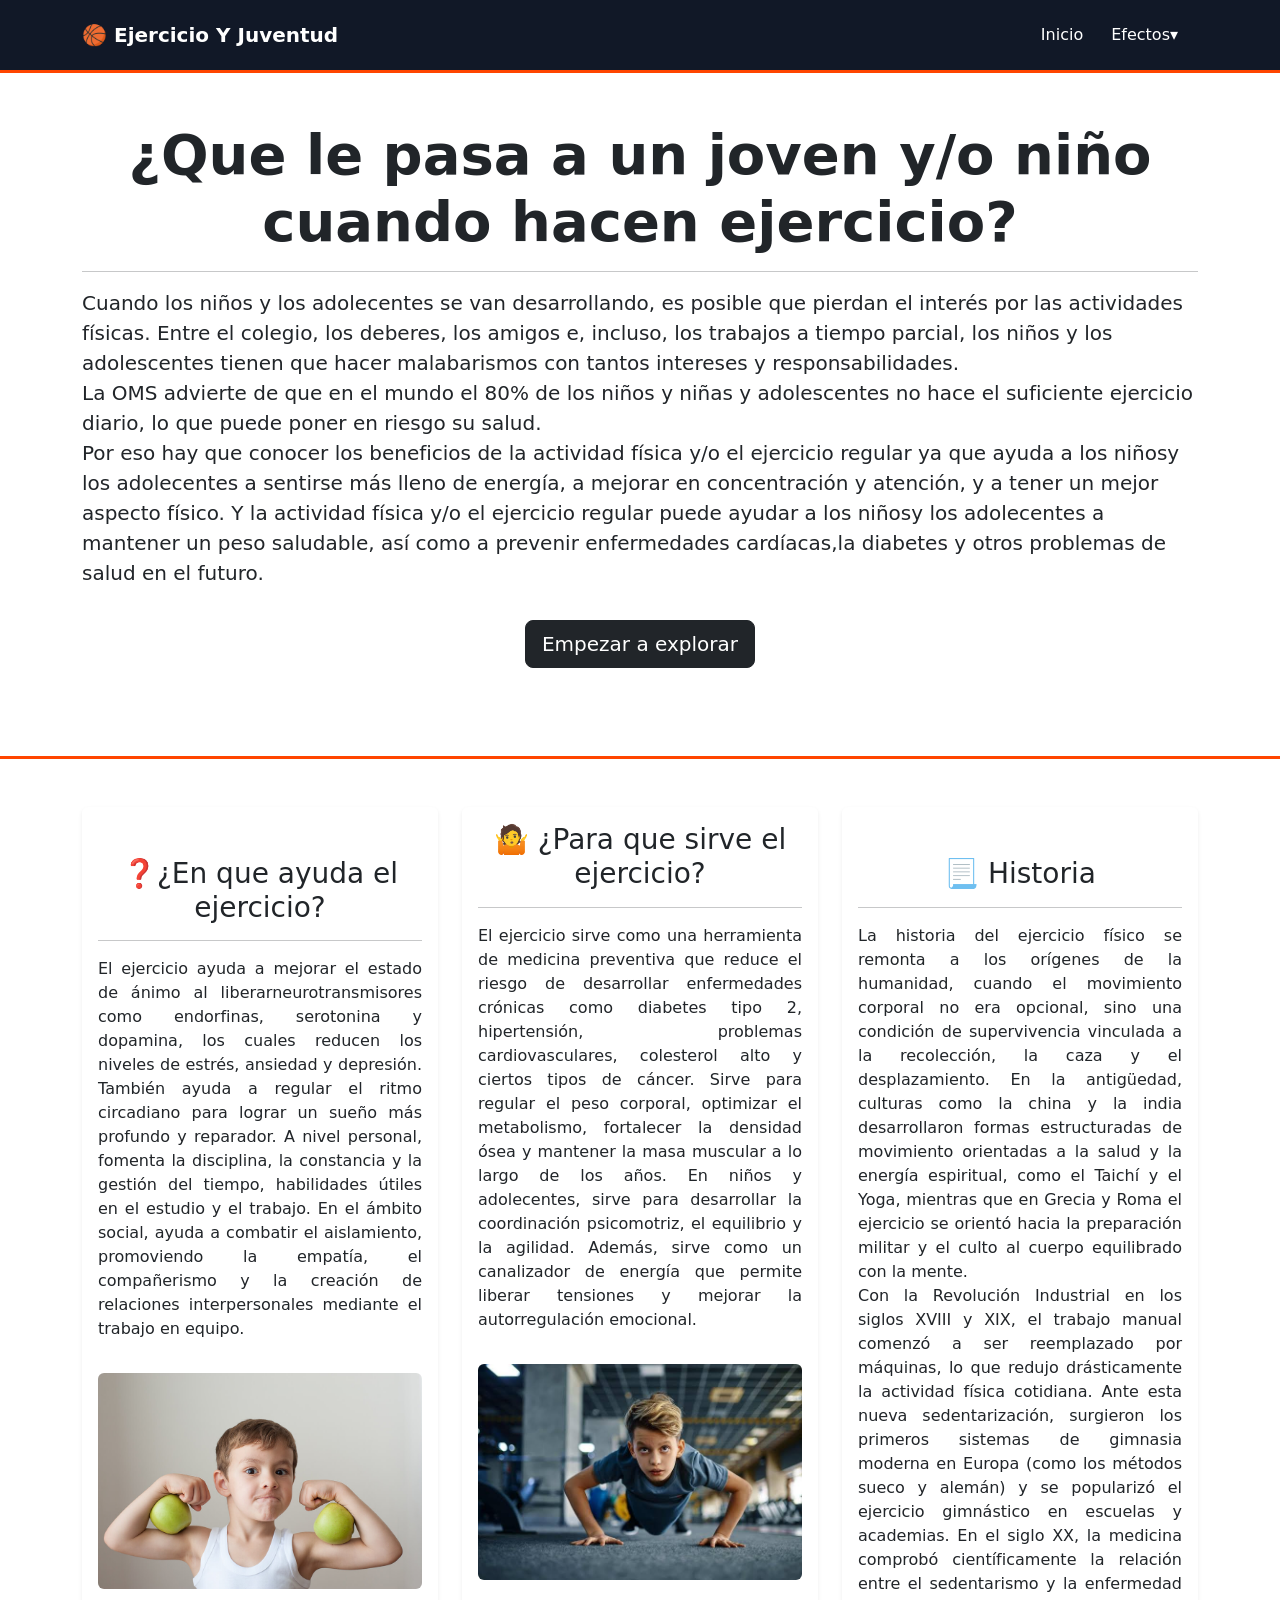
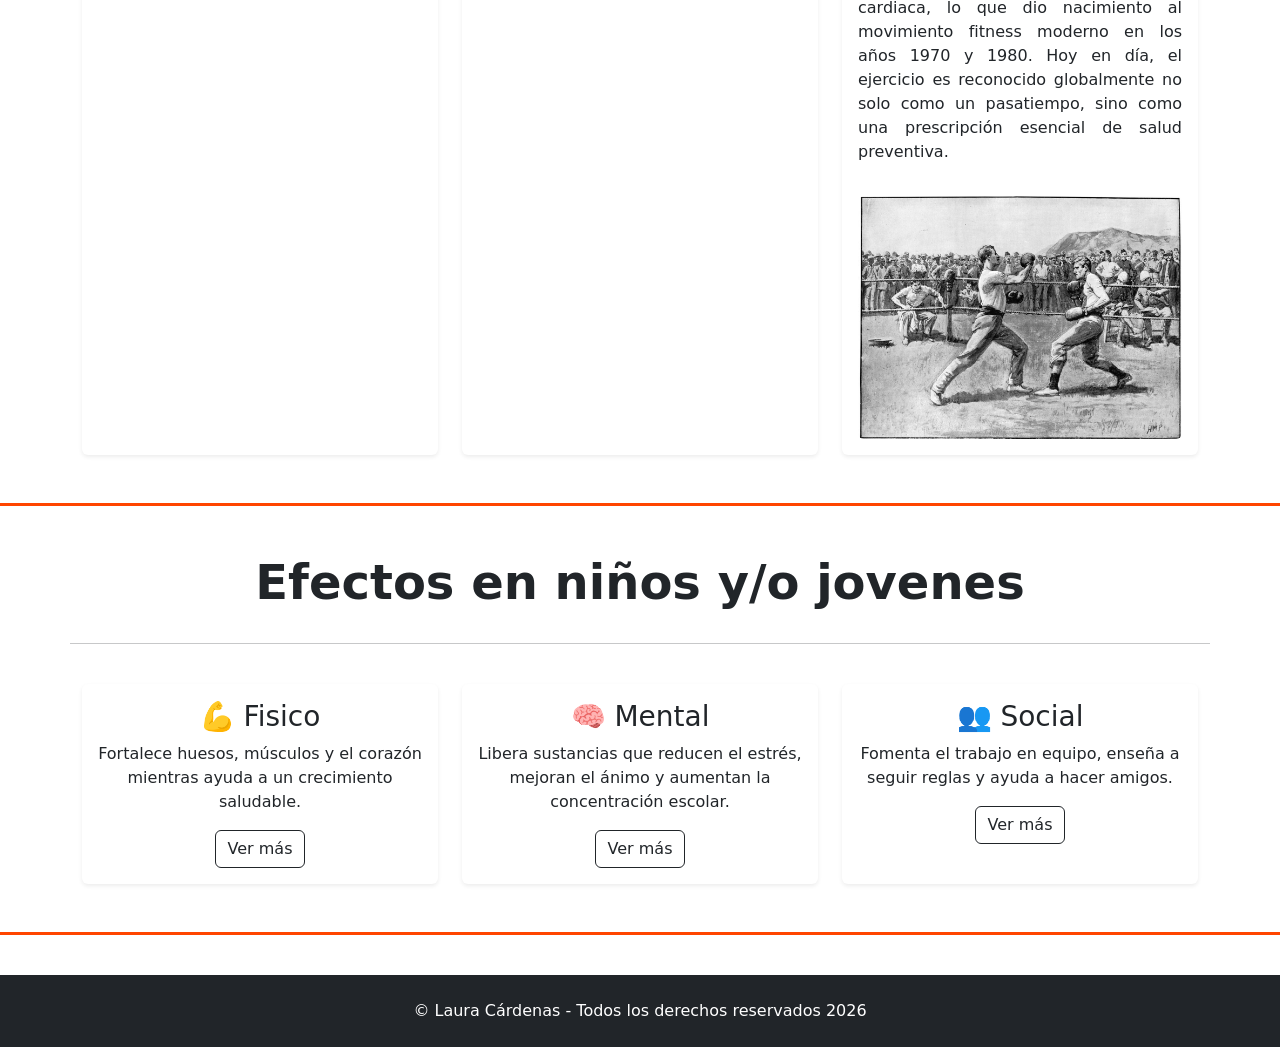
<file: index.html>
<!DOCTYPE html>
<html lang="es">

<head>
    <meta charset="UTF-8">
    <meta name="viewport" content="width=device-width, initial-scale=1.0">
    <title>Deporte en Niños y Jóvenes - Inicio</title>

    <link href="https://cdn.jsdelivr.net/npm/bootstrap@5.3.2/dist/css/bootstrap.min.css" rel="stylesheet">

    <link rel="stylesheet" href="CSS/estilo.css">
</head>

<body>


    <nav class="navbar navbar-expand-lg navbar-dark sticky-top">
        <div class="container">
            <a class="navbar-brand fw-bold" href="index.html">🏀 Ejercicio Y Juventud</a>
            <button class="navbar-toggler" type="button" data-bs-toggle="collapse" data-bs-target="#menu">
                <span class="navbar-toggler-icon"></span>
            </button>
            <div class="collapse navbar-collapse" id="menu">
                <ul class="navbar-nav ms-auto">
                    <li class="nav-item"><a class="nav-link active" href="index.html">Inicio</a></li>
                </ul>
                <ul class="menu">
                    <li class="dropdown">
                        <a class="dropbtn">Efectos▾</a>
                        <ul class="contenido-despegable">
                            <li><a href="efectos/fisico.html">Fisico</a></li>
                            <li><a href="efectos/mental.html">Mental</a></li>
                            <li><a href="efectos/social.html">Social</a></li>
                        </ul>
                    </li>
                </ul>
            </div>
        </div>
    </nav>

    <header class="py-5  ">
        <div class="container">
            <h1 class="display-4 fw-bold text-center">¿Que le pasa a un joven y/o niño cuando hacen ejercicio?</h1>
            <hr>
            <p class="lead text-justify">

                Cuando los niños y los adolecentes se van desarrollando, es posible que pierdan el interés
                por las actividades físicas. Entre el colegio, los deberes, los amigos e, incluso, los trabajos a tiempo
                parcial, los niños y los adolescentes tienen que hacer malabarismos con tantos intereses y
                responsabilidades. <br>

                La OMS advierte de que en el mundo el 80% de los niños y niñas y adolescentes
                no hace el suficiente ejercicio diario, lo que puede poner en riesgo su salud. <br>

                Por eso hay que conocer los beneficios de la actividad física y/o el ejercicio regular ya que ayuda a
                los niñosy los adolecentes a sentirse más lleno de energía, a mejorar en concentración y atención, y a
                tener un mejor aspecto físico. Y la actividad física y/o el ejercicio regular puede ayudar a los niñosy
                los adolecentes a mantener un peso saludable, así como a prevenir enfermedades cardíacas,la diabetes y
                otros problemas de salud en el futuro. <br>

            </p>
            <div class="text-center">
                <a href="#inicio" class="btn btn-dark btn-lg mt-3">Empezar a explorar</a>
            </div>
        </div>
    </header>

    <hr class="linea" id="inicio">

    <section class="container my-5">
        <div class="row text-center g-4">

            <div class="col-md-4">
                <div class="card h-100 shadow-sm border-0">
                    <div class="card-body">
                        <h3 class="card-title"><br>❓¿En que ayuda el ejercicio?</h3>
                        <hr>
                        <p class="card-text texto-justificado">
                            El ejercicio ayuda a mejorar el estado de ánimo al liberarneurotransmisores
                            como endorfinas, serotonina y dopamina, los cuales reducen los niveles de estrés, ansiedad y
                            depresión. También ayuda a regular el ritmo circadiano para lograr un sueño más profundo y
                            reparador. A nivel personal, fomenta la disciplina, la constancia y la gestión del tiempo,
                            habilidades útiles en el estudio y el trabajo. En el ámbito social, ayuda a combatir el
                            aislamiento, promoviendo la empatía, el compañerismo y la creación de relaciones
                            interpersonales mediante el trabajo en equipo.</p>
                            <img src="img/enQueAyuda.jpg" alt="¿En que ayuda el ejercicio?" class="img-fluid rounded mt-3">
                    </div>
                </div>
            </div>

            <div class="col-md-4">
                <div class="card h-100 shadow-sm border-0">
                    <div class="card-body">
                        <h3 class="card-title">🤷 ¿Para que sirve el ejercicio?</h3>
                        <hr>
                        <p class="card-text texto-justificado">
                            El ejercicio sirve como una herramienta de medicina preventiva que reduce el
                            riesgo de desarrollar enfermedades crónicas como diabetes tipo 2, hipertensión, problemas
                            cardiovasculares, colesterol alto y ciertos tipos de cáncer. Sirve para regular el peso
                            corporal, optimizar el metabolismo, fortalecer la densidad ósea y mantener la masa muscular
                            a lo largo de los años. En niños y adolecentes, sirve para desarrollar la coordinación
                            psicomotriz, el equilibrio y la agilidad. Además, sirve como un canalizador de energía que
                            permite liberar tensiones y mejorar la autorregulación emocional.</p>
                            <img src="img/paraQueSirve.jpg" alt="¿Para que sirve el ejercicio?" class="img-fluid rounded mt-3">
                    </div>
                </div>
            </div>

            <div class="col-md-4">
                <div class="card h-100 shadow-sm border-0">
                    <div class="card-body text">
                        <h3 class="card-title"><br>📃 Historia</h3>
                        <hr>
                        <p class="card-text texto-justificado">
                            La historia del ejercicio físico se remonta a los orígenes de la humanidad,
                            cuando el movimiento corporal no era opcional, sino una condición de supervivencia vinculada
                            a la recolección, la caza y el desplazamiento. En la antigüedad, culturas como la china y la
                            india desarrollaron formas estructuradas de movimiento orientadas a la salud y la energía
                            espiritual, como el Taichí y el Yoga, mientras que en Grecia y Roma el ejercicio se orientó
                            hacia la preparación militar y el culto al cuerpo equilibrado con la mente. <br>

                            Con la Revolución Industrial en los siglos XVIII y XIX, el trabajo manual comenzó a ser
                            reemplazado por máquinas, lo que redujo drásticamente la actividad física cotidiana. Ante
                            esta nueva sedentarización, surgieron los primeros sistemas de gimnasia moderna en Europa
                            (como los métodos sueco y alemán) y se popularizó el ejercicio gimnástico en escuelas y
                            academias. En el siglo XX, la medicina comprobó científicamente la relación entre el
                            sedentarismo y la enfermedad cardiaca, lo que dio nacimiento al movimiento fitness moderno
                            en los años 1970 y 1980. Hoy en día, el ejercicio es reconocido globalmente no solo como un
                            pasatiempo, sino como una prescripción esencial de salud preventiva.</p>
                            <img src="img/historia.jpg" alt="¿Para que sirve el ejercicio?" class="img-fluid rounded mt-3">
                    </div>
                </div>
            </div>

        </div>
    </section>

    <hr class="linea">

    <section class="container my-5">
        <div class="row text-center g-4">
            <h2 class="display-5 fw-bold text-center">Efectos en niños y/o jovenes</h2>
            <hr>
            <div class="col-md-4">
                <div class="card h-100 shadow-sm border-0">
                    <div class="card-body">
                        <h3 class="card-title">💪 Fisico</h3>
                        <p class="card-text">Fortalece huesos, músculos y el corazón
                            mientras ayuda a un crecimiento saludable.</p>
                        <a href="fisico.html" class="btn btn-outline-dark">Ver más</a>
                    </div>
                </div>
            </div>

            <div class="col-md-4">
                <div class="card h-100 shadow-sm border-0">
                    <div class="card-body">
                        <h3 class="card-title">🧠 Mental</h3>
                        <p class="card-text">Libera sustancias que reducen el estrés,
                            mejoran el ánimo y aumentan la concentración escolar.</p>
                        <a href="mental.html" class="btn btn-outline-dark">Ver más</a>
                    </div>
                </div>
            </div>

            <div class="col-md-4">
                <div class="card h-100 shadow-sm border-0">
                    <div class="card-body">
                        <h3 class="card-title">👥 Social</h3>
                        <p class="card-text">Fomenta el trabajo en equipo, enseña a seguir
                            reglas y ayuda a hacer amigos.</p>
                        <a href="social.html" class="btn btn-outline-dark">Ver más</a>
                    </div>
                </div>
            </div>

        </div>
    </section>

    <hr class="linea">

    <!-- Pie de página -->
    <footer class="py-4 text-center text-white bg-dark">
        <div class="container">
            <p class="mb-0">&copy; Laura Cárdenas - Todos los derechos reservados 2026</p>
        </div>
    </footer>

    <script src="https://cdn.jsdelivr.net/npm/bootstrap@5.3.2/dist/js/bootstrap.bundle.min.js"
        crossorigin="anonymous"></script>
</body>

</html>
</file>
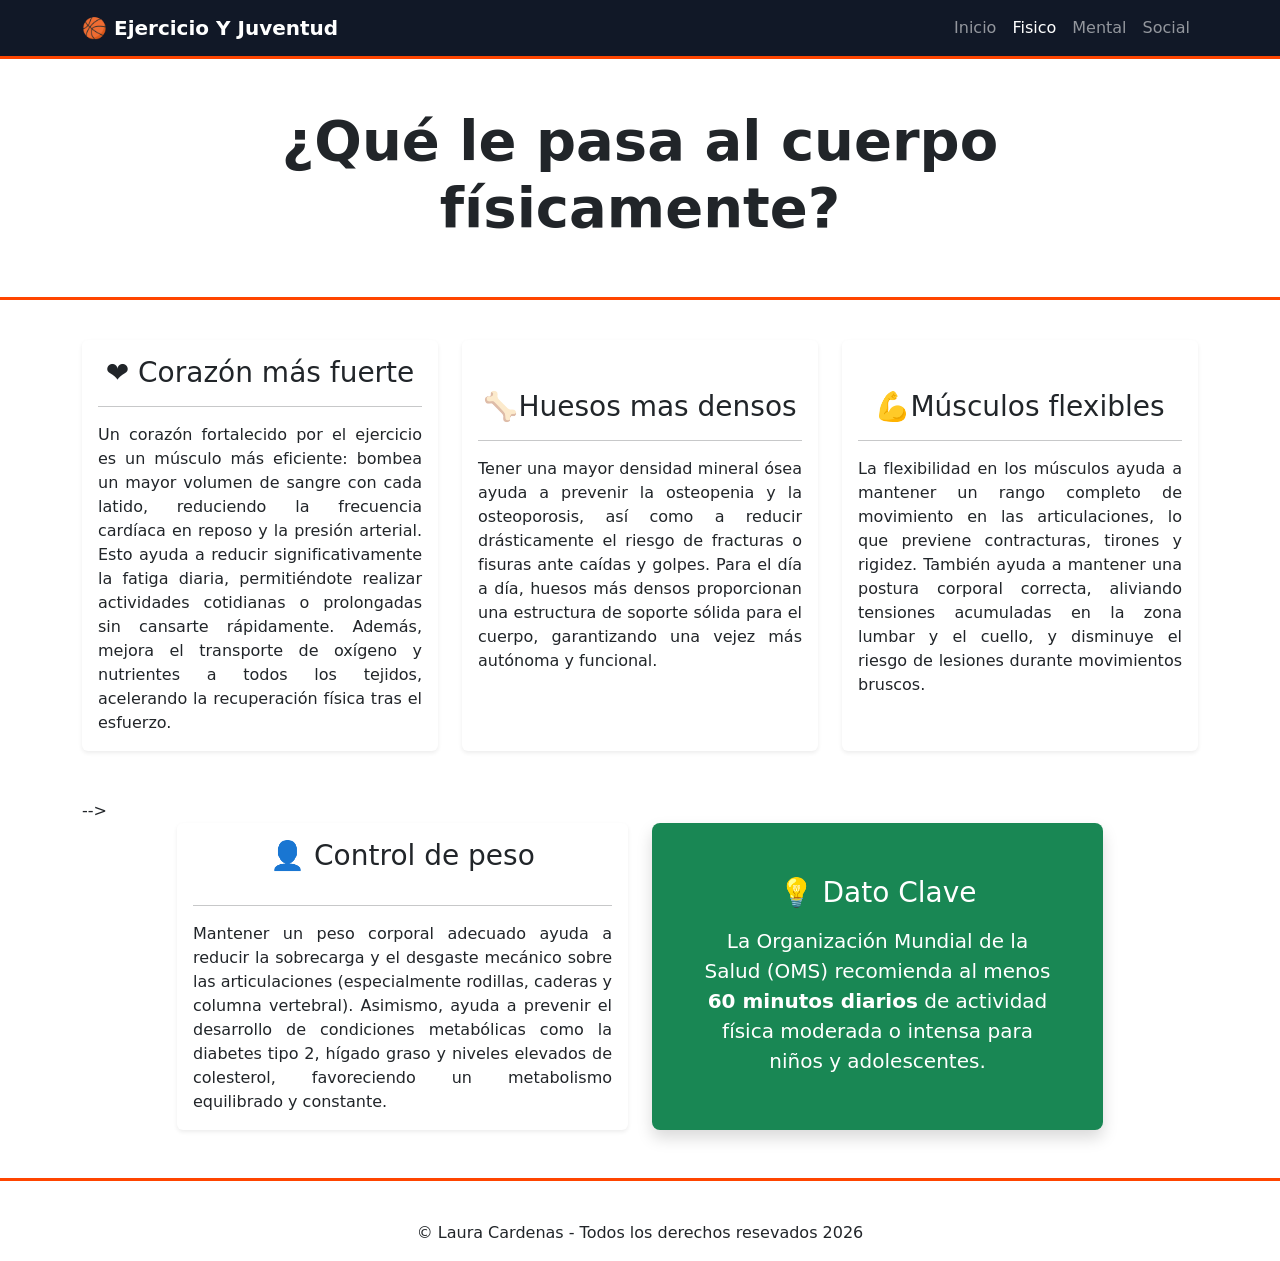
<file: fisico.html>
<!DOCTYPE html>
<html lang="es">

<head>
    <meta charset="UTF-8">
    <meta name="viewport" content="width=device-width, initial-scale=1.0">
    <title>Efectos Físicos</title>
    <link href="https://cdn.jsdelivr.net/npm/bootstrap@5.3.2/dist/css/bootstrap.min.css" rel="stylesheet">
    <link rel="stylesheet" href="CSS/estilo.css">
</head>

<body>

    
    <nav class="navbar navbar-expand-lg navbar-dark sticky-top">
        <div class="container">
            <a class="navbar-brand fw-bold" href="index.html">🏀 Ejercicio Y Juventud</a>
            <button class="navbar-toggler" type="button" data-bs-toggle="collapse" data-bs-target="#menu">
                <span class="navbar-toggler-icon"></span>
            </button>
            <div class="collapse navbar-collapse" id="menu">
                <ul class="navbar-nav ms-auto">
                    <li class="nav-item"><a class="nav-link" href="index.html">Inicio</a></li>
                    <li class="nav-item"><a class="nav-link active" href="fisico.html">Fisico</a></li>
                    <li class="nav-item"><a class="nav-link" href="mental.html">Mental</a></li>
                    <li class="nav-item"><a class="nav-link" href="social.html">Social</a></li>
                </ul>
            </div>
        </div>
    </nav>

    <header class="pt-5 pb-2">
        <div class="container">
            <h1 class="display-4 fw-bold text-center">¿Qué le pasa al cuerpo físicamente?</h1>
        </div>
    </header>
    <hr class="linea">

    <section class="container mt-3 mb-5">
        <div class="row justify-content-center text-center g-4">

            <div class="col-md-4">
                <div class="card h-100 shadow-sm border-0">
                    <div class="card-body">
                        <h3 class="card-title">❤️ Corazón más fuerte</h3>
                        <hr>
                        <p class="card-text texto-justificado">
                            Un corazón fortalecido por el ejercicio es un músculo más eficiente: bombea un mayor volumen
                            de sangre con cada latido, reduciendo la frecuencia cardíaca en reposo y la presión
                            arterial. Esto ayuda a reducir significativamente la fatiga diaria, permitiéndote realizar
                            actividades cotidianas o prolongadas sin cansarte rápidamente. Además, mejora el transporte
                            de oxígeno y nutrientes a todos los tejidos, acelerando la recuperación física tras el
                            esfuerzo.
                        </p>
                    </div>
                </div>
            </div>

            <div class="col-md-4">
                <div class="card h-100 shadow-sm border-0">
                    <div class="card-body">
                        <h3 class="card-title"><br>🦴Huesos mas densos</h3>
                        <hr>
                        <p class="card-text texto-justificado">
                            Tener una mayor densidad mineral ósea ayuda a prevenir la osteopenia y la osteoporosis, así
                            como a reducir drásticamente el riesgo de fracturas o fisuras ante caídas y golpes. Para el
                            día a día, huesos más densos proporcionan una estructura de soporte sólida para el cuerpo,
                            garantizando una vejez más autónoma y funcional.</p>
                    </div>
                </div>
            </div>

            <div class="col-md-4">
                <div class="card h-100 shadow-sm border-0">
                    <div class="card-body text">
                        <h3 class="card-title"><br>💪Músculos flexibles</h3>
                        <hr>
                        <p class="card-text texto-justificado">
                            La flexibilidad en los músculos ayuda a mantener un rango completo de movimiento en las
                            articulaciones, lo que previene contracturas, tirones y rigidez. También ayuda a mantener
                            una postura corporal correcta, aliviando tensiones acumuladas en la zona lumbar y el cuello,
                            y disminuye el riesgo de lesiones durante movimientos bruscos.</p>
                    </div>
                </div>
            </div>





        </div>
    </section>

    <section class="container my-5"> -->
        <div class="row justify-content-center align-items-stretch g-4">
            <div class="col-md-6 col-lg-5">
                <div class="card h-100 shadow-sm border-0">
                    <div class="card-body d-flex flex-column justify-content-center">
                        <h3 class="card-title text-center mb-3">👤 Control de peso</h3>
                        <hr>
                        <p class="card-text texto-justificado">
                            Mantener un peso corporal adecuado ayuda a reducir la sobrecarga y el desgaste mecánico
                            sobre las articulaciones (especialmente rodillas, caderas y columna vertebral).
                            Asimismo, ayuda a prevenir el desarrollo de condiciones metabólicas como la diabetes tipo 2,
                            hígado graso y niveles elevados de colesterol, favoreciendo un metabolismo equilibrado y
                            constante.
                        </p>
                    </div>
                </div>
            </div>

            <div class="col-md-6 col-lg-5">
                <div
                    class="p-5 bg-success text-white rounded-3 shadow h-100 d-flex flex-column justify-content-center text-center">
                    <h3 class="mb-3">💡 Dato Clave</h3>
                    <p class="fs-5 mb-0">
                        La Organización Mundial de la Salud (OMS) recomienda al menos <strong>60 minutos
                            diarios</strong> de actividad física moderada o intensa para niños y adolescentes.
                    </p>
                </div>
            </div>

        </div>
    </section>
    <hr class="linea">

    <footer align="center">
        <p>&copy; Laura Cardenas - Todos los derechos resevados 2026</p>
    </footer>

    <script src="https://cdn.jsdelivr.net/npm/bootstrap@5.3.2/dist/js/bootstrap.bundle.min.js"></script>
</body>

</html>
</file>
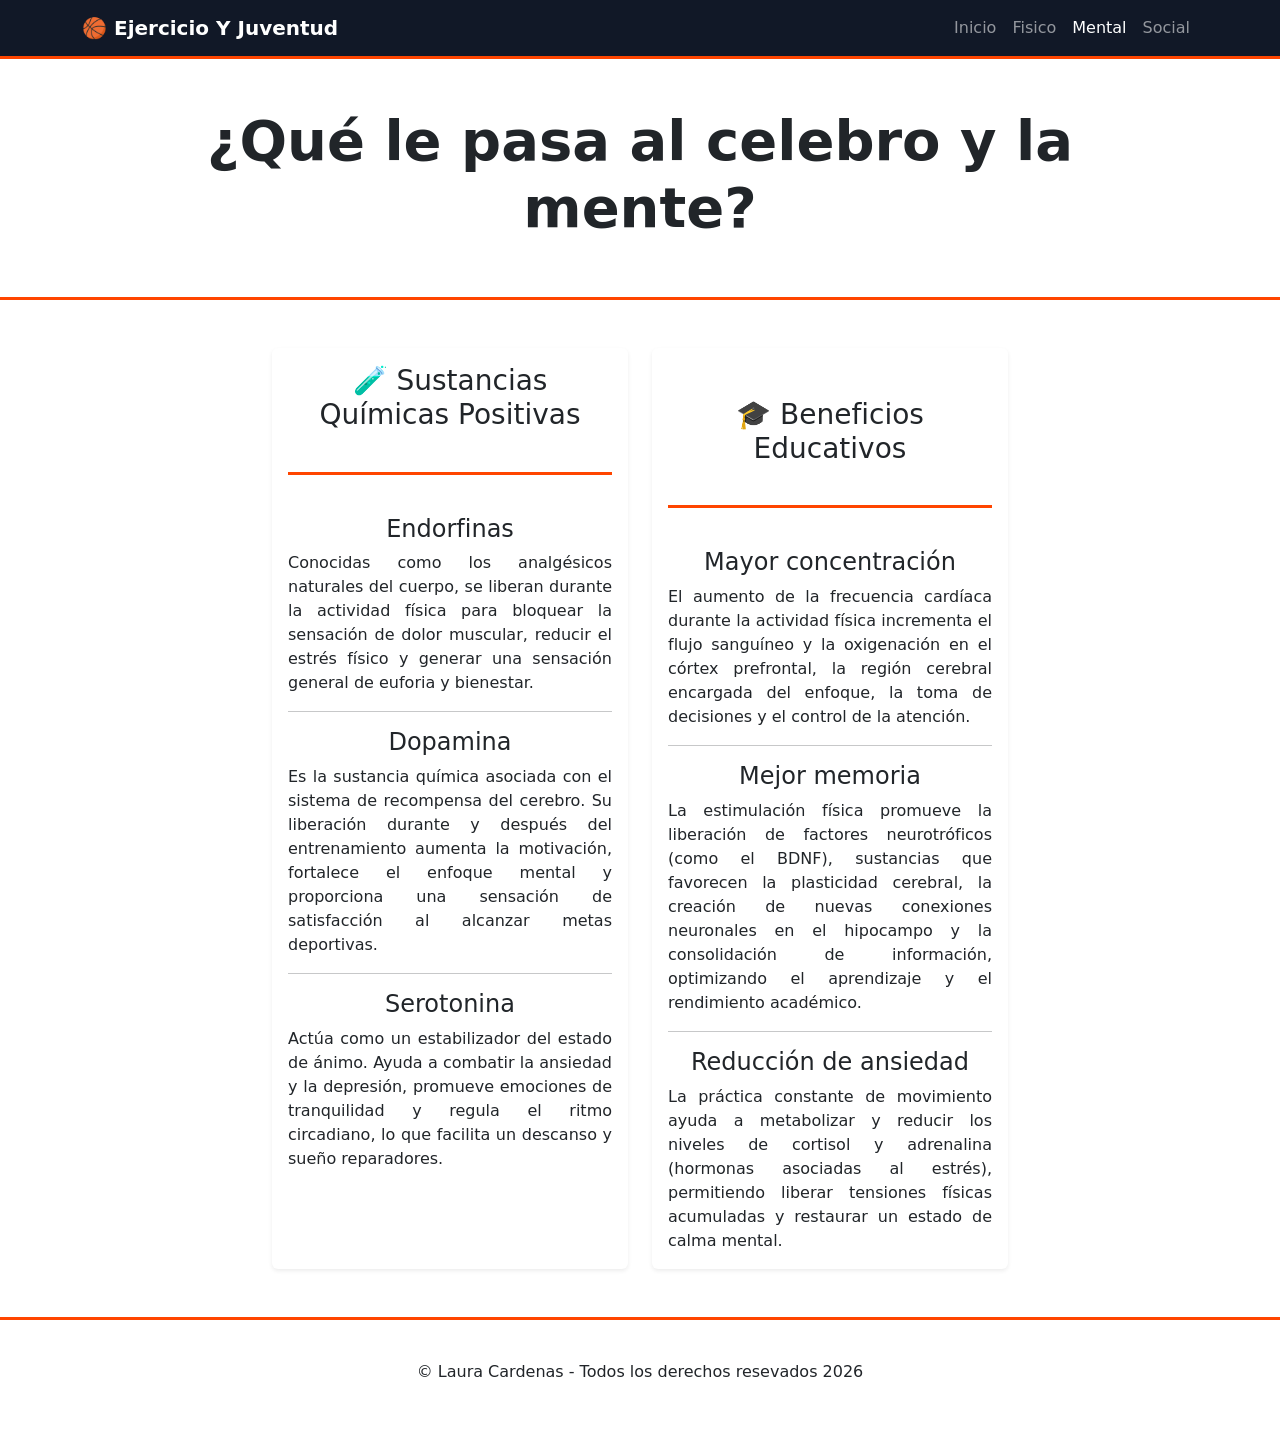
<file: mental.html>
<!DOCTYPE html>
<html lang="es">

<head>
    <meta charset="UTF-8">
    <meta name="viewport" content="width=device-width, initial-scale=1.0">
    <title>Efectos Mentales del Deporte</title>
    <link href="https://cdn.jsdelivr.net/npm/bootstrap@5.3.2/dist/css/bootstrap.min.css" rel="stylesheet">
    <link rel="stylesheet" href="CSS/estilo.css">
</head>

<body>

    
    <nav class="navbar navbar-expand-lg navbar-dark sticky-top">
        <div class="container">
            <a class="navbar-brand fw-bold" href="index.html">🏀 Ejercicio Y Juventud</a>
            <button class="navbar-toggler" type="button" data-bs-toggle="collapse" data-bs-target="#menu">
                <span class="navbar-toggler-icon"></span>
            </button>
            <div class="collapse navbar-collapse" id="menu">
                <ul class="navbar-nav ms-auto">
                    <li class="nav-item"><a class="nav-link" href="index.html">Inicio</a></li>
                    <li class="nav-item"><a class="nav-link" href="fisico.html">Fisico</a></li>
                    <li class="nav-item"><a class="nav-link active" href="mental.html">Mental</a></li>
                    <li class="nav-item"><a class="nav-link" href="social.html">Social</a></li>
                </ul>
            </div>
        </div>
    </nav>
    <header class="pt-5 pb-2">
        <div class="container">
            <h1 class="display-4 fw-bold text-center">¿Qué le pasa al celebro y la mente?</h1>
        </div>
    </header>
    <hr class="linea">

   
    <main class=" my-5">

        <section class="container mt-3 mb-5">
            <div class="row justify-content-center text-center g-4">

                <div class="col-md-4">
                    <div class="card h-100 shadow-sm border-0">
                        <div class="card-body">
                            <h3 class="card-title">🧪 Sustancias Químicas Positivas</h3>
                            <hr class="linea">
                            <h4 class="subtitle">Endorfinas</h4>
                            <p class="card-text texto-justificado">
                                Conocidas como los analgésicos naturales del cuerpo, se liberan durante la actividad
                                física para bloquear la sensación de dolor muscular, reducir el estrés físico y generar
                                una sensación general de euforia y bienestar.
                            </p>
                            <hr>
                            <h4 class="subtitle">Dopamina</h4>
                            <p class="card-text texto-justificado">
                                Es la sustancia química asociada con el sistema de recompensa del cerebro. Su liberación
                                durante y después del entrenamiento aumenta la motivación, fortalece el enfoque mental y
                                proporciona una sensación de satisfacción al alcanzar metas deportivas.
                            </p>
                            <hr>
                            <h4 class="subtitle">Serotonina</h4>
                            <p class="card-text texto-justificado">
                                Actúa como un estabilizador del estado de ánimo. Ayuda a combatir la ansiedad y la
                                depresión, promueve emociones de tranquilidad y regula el ritmo circadiano, lo que
                                facilita un descanso y sueño reparadores.
                            </p>
                        </div>
                    </div>
                </div>

                <div class="col-md-4">
                    <div class="card h-100 shadow-sm border-0">
                        <div class="card-body">
                            <h3 class="card-title"><br>🎓 Beneficios Educativos</h3>
                            <hr class="linea">
                            <h4 class="subtitle">Mayor concentración</h4>
                            <p class="card-text texto-justificado">
                                El aumento de la frecuencia cardíaca durante la actividad física incrementa el flujo
                                sanguíneo y la oxigenación en el córtex prefrontal, la región cerebral encargada del
                                enfoque, la toma de decisiones y el control de la atención.
                            </p>

                            <hr>
                            <h4 class="subtitle">Mejor memoria</h4>
                            <p class="card-text texto-justificado">
                                La estimulación física promueve la liberación de factores neurotróficos (como el BDNF),
                                sustancias que favorecen la plasticidad cerebral, la creación de nuevas conexiones
                                neuronales en el hipocampo y la consolidación de información, optimizando el aprendizaje
                                y el rendimiento académico.
                            </p>
                            <hr>
                            <h4 class="subtitle">Reducción de ansiedad</h4>
                            <p class="card-text texto-justificado">
                                La práctica constante de movimiento ayuda a metabolizar y reducir los niveles de
                                cortisol y adrenalina (hormonas asociadas al estrés), permitiendo liberar tensiones
                                físicas acumuladas y restaurar un estado de calma mental.
                            </p>
                        </div>
                    </div>
                </div>


            </div>
        </section>

        <hr class="linea">

        <!-- Pie de página -->
        <footer align="center">
            <p>&copy; Laura Cardenas - Todos los derechos resevados 2026</p>
        </footer>

        <script src="https://cdn.jsdelivr.net/npm/bootstrap@5.3.2/dist/js/bootstrap.bundle.min.js"></script>
</body>

</html>
</file>
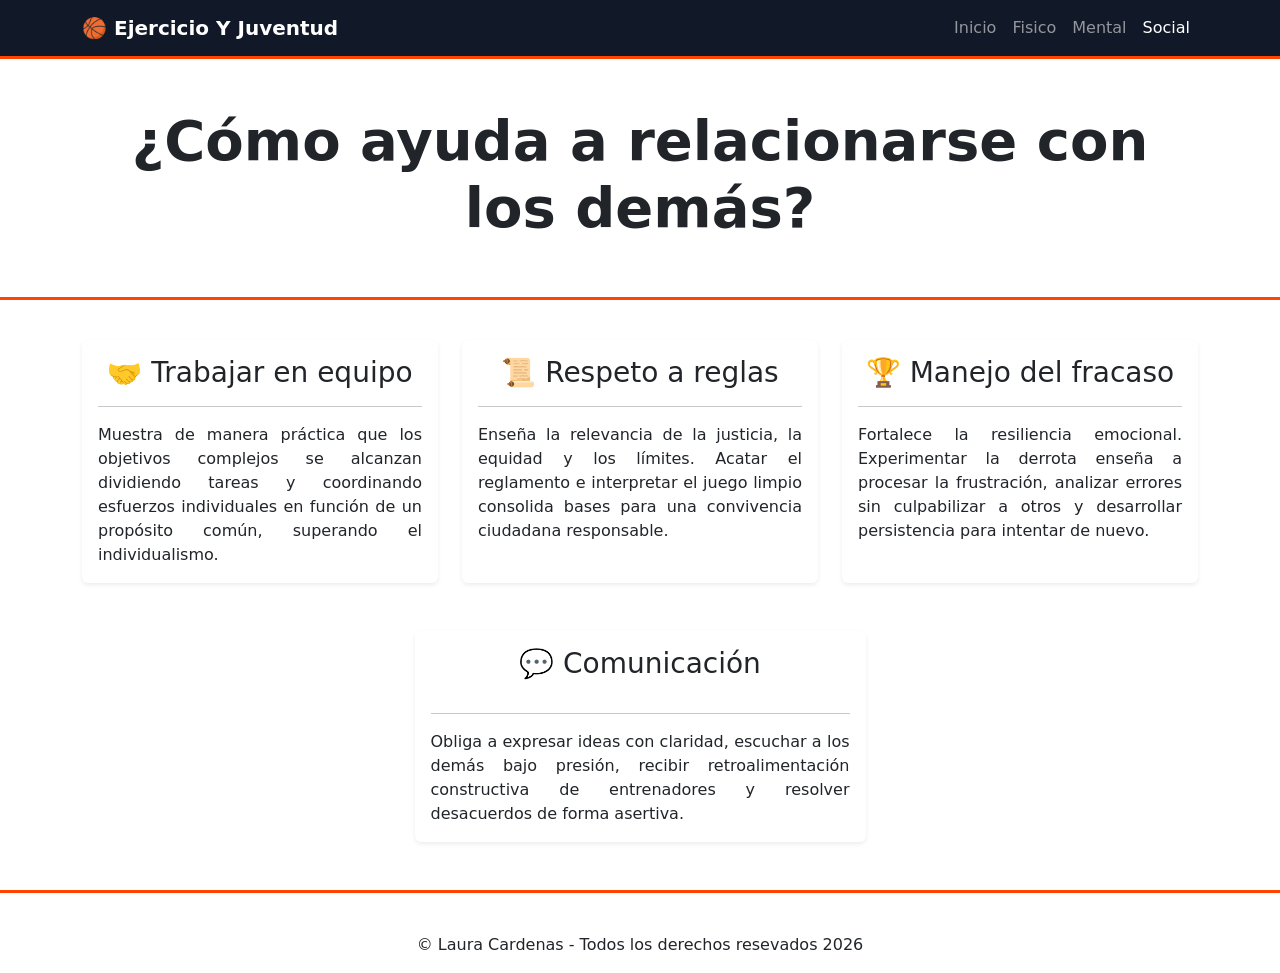
<file: social.html>
<!DOCTYPE html>
<html lang="es">

<head>
    <meta charset="UTF-8">
    <meta name="viewport" content="width=device-width, initial-scale=1.0">
    <title>Efectos Sociales del Deporte</title>
    <link href="https://cdn.jsdelivr.net/npm/bootstrap@5.3.2/dist/css/bootstrap.min.css" rel="stylesheet">
    <link rel="stylesheet" href="CSS/estilo.css">
</head>

<body>


    <nav class="navbar navbar-expand-lg navbar-dark sticky-top">
        <div class="container">
            <a class="navbar-brand fw-bold" href="index.html">🏀 Ejercicio Y Juventud</a>
            <button class="navbar-toggler" type="button" data-bs-toggle="collapse" data-bs-target="#menu">
                <span class="navbar-toggler-icon"></span>
            </button>
            <div class="collapse navbar-collapse" id="menu">
                <ul class="navbar-nav ms-auto">
                    <li class="nav-item"><a class="nav-link" href="index.html">Inicio</a></li>
                    <li class="nav-item"><a class="nav-link" href="fisico.html">Fisico</a></li>
                    <li class="nav-item"><a class="nav-link" href="mental.html">Mental</a></li>
                    <li class="nav-item"><a class="nav-link active" href="social.html">Social</a></li>
                </ul>
            </div>
        </div>
    </nav>

    <header class="pt-5 pb-2">
        <div class="container">
            <h1 class="display-4 fw-bold text-center">¿Cómo ayuda a relacionarse con los demás?</h1>
        </div>
    </header>
    <hr class="linea">

    <section class="container mt-3 mb-5">
        <div class="row justify-content-center text-center g-4">

            <div class="col-md-4">
                <div class="card h-100 shadow-sm border-0">
                    <div class="card-body">
                        <h3 class="card-title">🤝 Trabajar en equipo</h3>
                        <hr>
                        <p class="card-text texto-justificado">
                            Muestra de manera práctica que los objetivos complejos se alcanzan dividiendo tareas y
                            coordinando esfuerzos individuales en función de un propósito común, superando el
                            individualismo.
                        </p>
                    </div>
                </div>
            </div>

            <div class="col-md-4">
                <div class="card h-100 shadow-sm border-0">
                    <div class="card-body">
                        <h3 class="card-title">📜 Respeto a reglas</h3>
                        <hr>
                        <p class="card-text texto-justificado">
                            Enseña la relevancia de la justicia, la equidad y los límites. Acatar el reglamento e
                            interpretar el juego limpio consolida bases para una convivencia ciudadana responsable.</p>
                    </div>
                </div>
            </div>

            <div class="col-md-4">
                <div class="card h-100 shadow-sm border-0">
                    <div class="card-body text">
                        <h3 class="card-title">🏆 Manejo del fracaso</h3>
                        <hr>
                        <p class="card-text texto-justificado">
                            Fortalece la resiliencia emocional. Experimentar la derrota enseña a procesar la
                            frustración, analizar errores sin culpabilizar a otros y desarrollar persistencia para
                            intentar de nuevo.</p>
                    </div>
                </div>
            </div>

        </div>
    </section>

    <section class="container my-5">
        <div class="row justify-content-center align-items-stretch g-4">
            <div class="col-md-6 col-lg-5">
                <div class="card h-100 shadow-sm border-0">
                    <div class="card-body d-flex flex-column justify-content-center">
                        <h3 class="card-title text-center mb-3">💬 Comunicación</h3>
                        <hr>
                        <p class="card-text texto-justificado">
                            Obliga a expresar ideas con claridad, escuchar a los demás bajo presión, recibir
                            retroalimentación constructiva de entrenadores y resolver desacuerdos de forma asertiva.
                        </p>
                    </div>
                </div>
            </div>
        </div>
    </section>
    <hr class="linea">

    <!-- Pie de página -->
    <footer align="center">
        <p>&copy; Laura Cardenas - Todos los derechos resevados 2026</p>
    </footer>

    <script src="https://cdn.jsdelivr.net/npm/bootstrap@5.3.2/dist/js/bootstrap.bundle.min.js"></script>
</body>

</html>
</file>
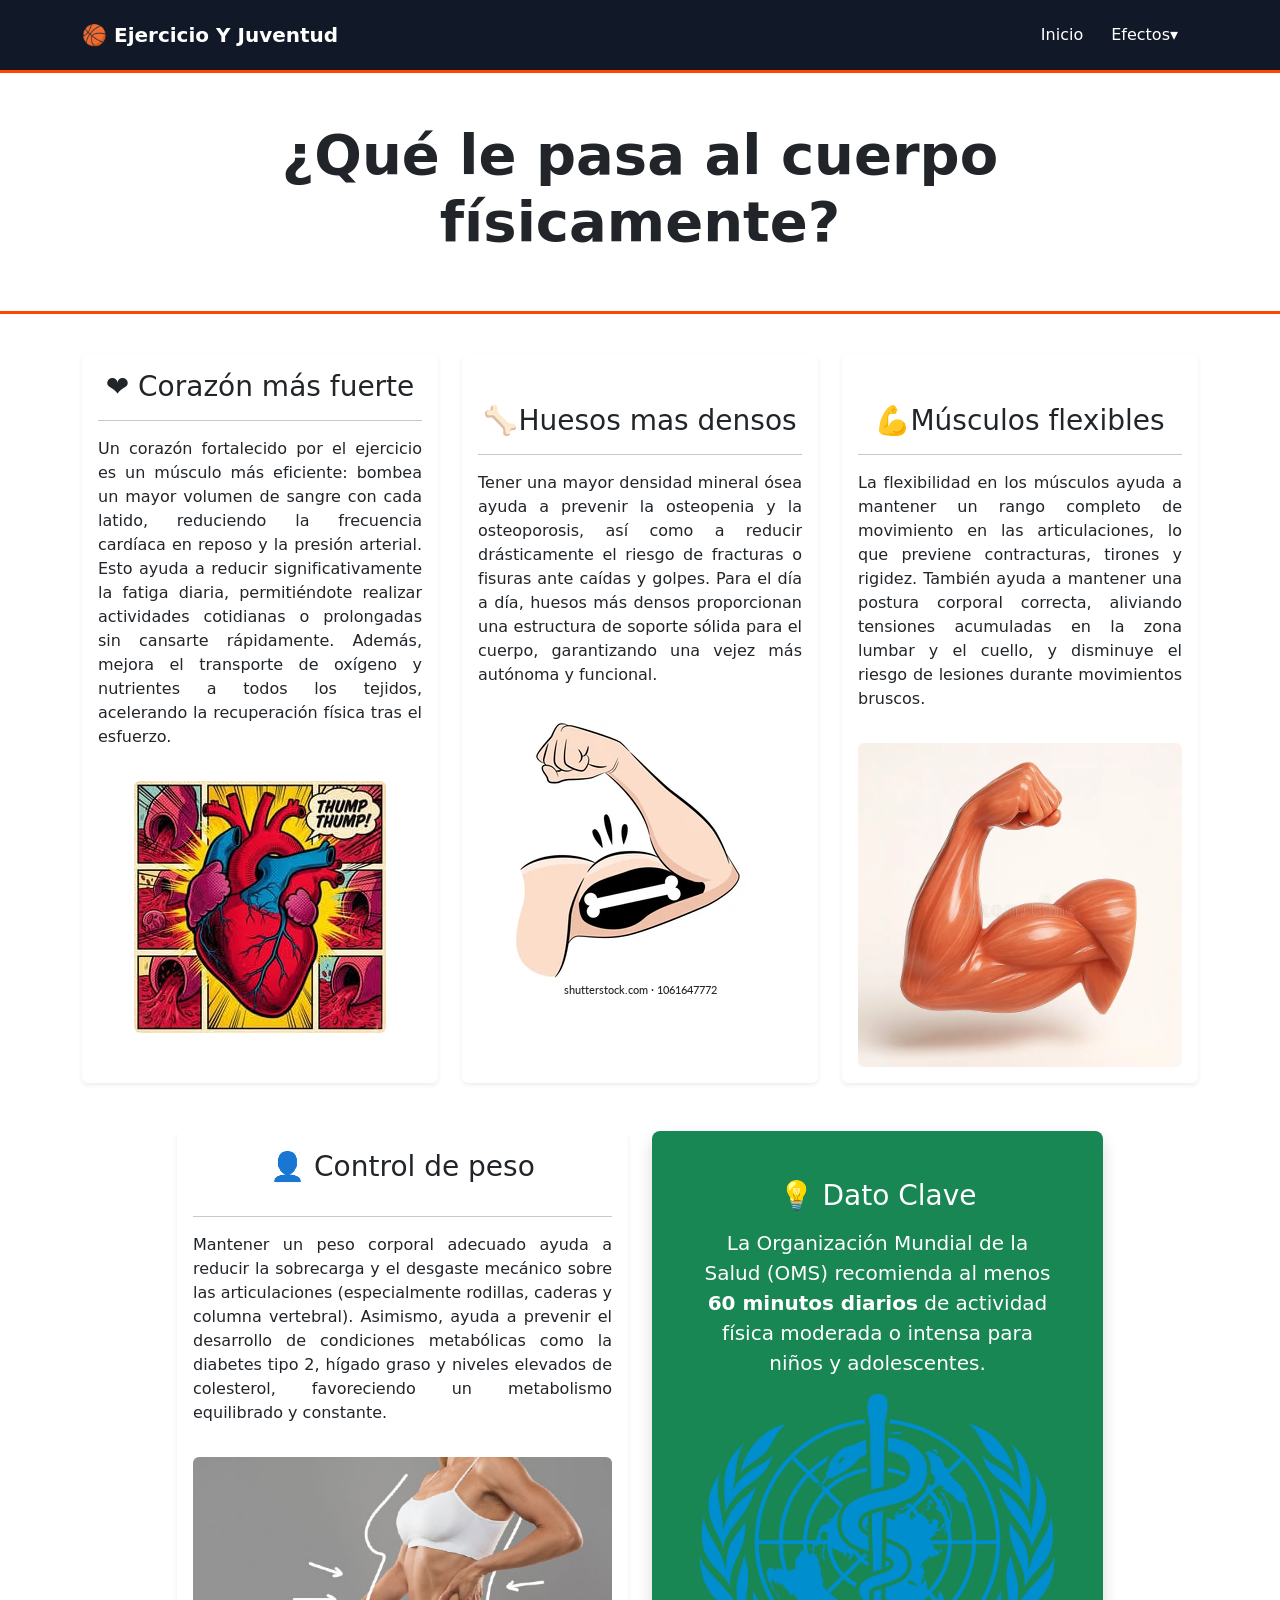
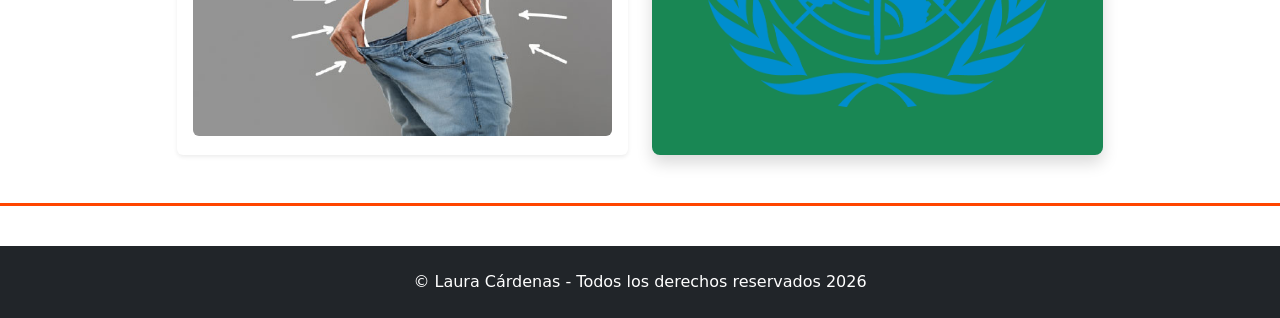
<file: efectos/fisico.html>
<!DOCTYPE html>
<html lang="es">

<head>
    <meta charset="UTF-8">
    <meta name="viewport" content="width=device-width, initial-scale=1.0">
    <title>Efectos Físicos</title>
    <link href="https://cdn.jsdelivr.net/npm/bootstrap@5.3.2/dist/css/bootstrap.min.css" rel="stylesheet">
    <link rel="stylesheet" href="../CSS/estilo.css">
</head>

<body>

    
    <nav class="navbar navbar-expand-lg navbar-dark sticky-top">
        <div class="container">
            <a class="navbar-brand fw-bold" href="../index.html">🏀 Ejercicio Y Juventud</a>
            <button class="navbar-toggler" type="button" data-bs-toggle="collapse" data-bs-target="#menu">
                <span class="navbar-toggler-icon"></span>
            </button>
            <div class="collapse navbar-collapse" id="menu">
                <ul class="navbar-nav ms-auto">
                    <li class="nav-item"><a class="nav-link active" href="../index.html">Inicio</a></li>
                </ul>
                <ul class="menu">
                    <li class="dropdown">
                        <a class="dropbtn">Efectos▾</a>
                        <ul class="contenido-despegable">
                            <li><a href="../efectos/fisico.html">Fisico</a></li>
                            <li><a href="../efectos/mental.html">Mental</a></li>
                            <li><a href="../efectos/social.html">Social</a></li>
                        </ul>
                    </li>
                </ul>
            </div>
        </div>
    </nav>

    <header class="pt-5 pb-2">
        <div class="container">
            <h1 class="display-4 fw-bold text-center">¿Qué le pasa al cuerpo físicamente?</h1>
        </div>
    </header>
    <hr class="linea">

    <section class="container mt-3 mb-5">
        <div class="row justify-content-center text-center g-4">

            <div class="col-md-4">
                <div class="card h-100 shadow-sm border-0">
                    <div class="card-body">
                        <h3 class="card-title">❤️ Corazón más fuerte</h3>
                        <hr>
                        <p class="card-text texto-justificado">
                            Un corazón fortalecido por el ejercicio es un músculo más eficiente: bombea un mayor volumen
                            de sangre con cada latido, reduciendo la frecuencia cardíaca en reposo y la presión
                            arterial. Esto ayuda a reducir significativamente la fatiga diaria, permitiéndote realizar
                            actividades cotidianas o prolongadas sin cansarte rápidamente. Además, mejora el transporte
                            de oxígeno y nutrientes a todos los tejidos, acelerando la recuperación física tras el
                            esfuerzo.
                        </p>
                        <img src="../img/corazon.jpg" alt="corazon mas fuerte" class="img-fluid rounded mt-3">
                    </div>
                </div>
            </div>

            <div class="col-md-4">
                <div class="card h-100 shadow-sm border-0">
                    <div class="card-body">
                        <h3 class="card-title"><br>🦴Huesos mas densos</h3>
                        <hr>
                        <p class="card-text texto-justificado">
                            Tener una mayor densidad mineral ósea ayuda a prevenir la osteopenia y la osteoporosis, así
                            como a reducir drásticamente el riesgo de fracturas o fisuras ante caídas y golpes. Para el
                            día a día, huesos más densos proporcionan una estructura de soporte sólida para el cuerpo,
                            garantizando una vejez más autónoma y funcional.</p>
                            <img src="../img/hueso.webp" alt="corazon mas fuerte" class="img-fluid rounded mt-3">
                    </div>
                </div>
            </div>

            <div class="col-md-4">
                <div class="card h-100 shadow-sm border-0">
                    <div class="card-body text">
                        <h3 class="card-title"><br>💪Músculos flexibles</h3>
                        <hr>
                        <p class="card-text texto-justificado">
                            La flexibilidad en los músculos ayuda a mantener un rango completo de movimiento en las
                            articulaciones, lo que previene contracturas, tirones y rigidez. También ayuda a mantener
                            una postura corporal correcta, aliviando tensiones acumuladas en la zona lumbar y el cuello,
                            y disminuye el riesgo de lesiones durante movimientos bruscos.</p>
                            <img src="../img/musculo.webp" alt="corazon mas fuerte" class="img-fluid rounded mt-3">
                    </div>
                </div>
            </div>
        </div>
    </section>

    <section class="container my-5"> 
        <div class="row justify-content-center align-items-stretch g-4">
            <div class="col-md-6 col-lg-5">
                <div class="card h-100 shadow-sm border-0">
                    <div class="card-body d-flex flex-column justify-content-center">
                        <h3 class="card-title text-center mb-3">👤 Control de peso</h3>
                        <hr>
                        <p class="card-text texto-justificado">
                            Mantener un peso corporal adecuado ayuda a reducir la sobrecarga y el desgaste mecánico
                            sobre las articulaciones (especialmente rodillas, caderas y columna vertebral).
                            Asimismo, ayuda a prevenir el desarrollo de condiciones metabólicas como la diabetes tipo 2,
                            hígado graso y niveles elevados de colesterol, favoreciendo un metabolismo equilibrado y
                            constante.
                        </p>
                        <img src="../img/peso.jpeg" alt="corazon mas fuerte" class="img-fluid rounded mt-3">
                    </div>
                </div>
            </div>

            <div class="col-md-6 col-lg-5">
                <div
                    class="p-5 bg-success text-white rounded-3 shadow h-100 d-flex flex-column justify-content-center text-center">
                    <h3 class="mb-3">💡 Dato Clave</h3>
                    <p class="fs-5 mb-0">
                        La Organización Mundial de la Salud (OMS) recomienda al menos <strong>60 minutos
                            diarios</strong> de actividad física moderada o intensa para niños y adolescentes.
                    </p>
                    <img src="../img/oms.png" alt="corazon mas fuerte" class="img-fluid rounded mt-3">
                </div>
            </div>

        </div>
    </section>
    <hr class="linea">

    <footer class="py-4 text-center text-white bg-dark">
        <div class="container">
            <p class="mb-0">&copy; Laura Cárdenas - Todos los derechos reservados 2026</p>
        </div>
    </footer>

    <script src="https://cdn.jsdelivr.net/npm/bootstrap@5.3.2/dist/js/bootstrap.bundle.min.js"></script>
</body>

</html>
</file>
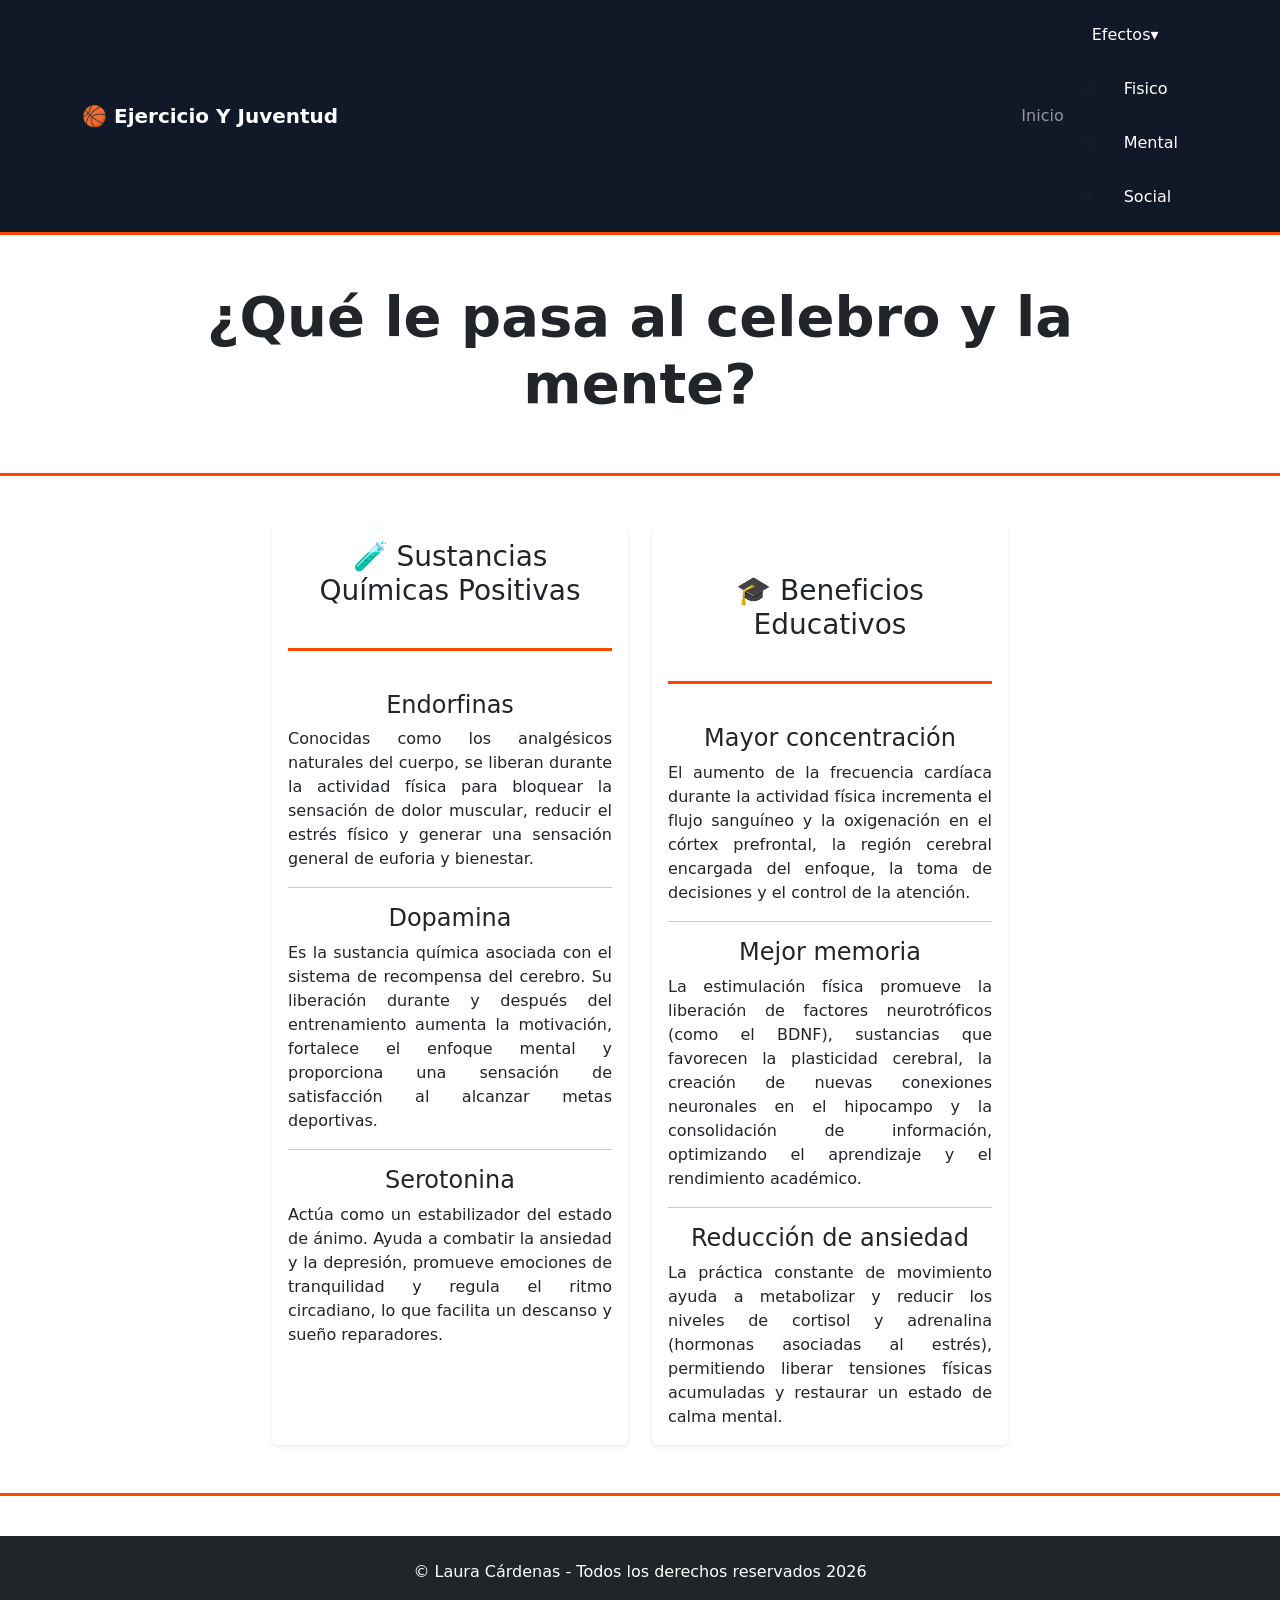
<file: efectos/mental.html>
<!DOCTYPE html>
<html lang="es">

<head>
    <meta charset="UTF-8">
    <meta name="viewport" content="width=device-width, initial-scale=1.0">
    <title>Efectos Mentales del Deporte</title>
    <link href="https://cdn.jsdelivr.net/npm/bootstrap@5.3.2/dist/css/bootstrap.min.css" rel="stylesheet">
    <link rel="stylesheet" href="../CSS/estilo.css">
</head>

<body>


    <nav class="navbar navbar-expand-lg navbar-dark sticky-top">
        <div class="container">
            <a class="navbar-brand fw-bold" href="../index.html">🏀 Ejercicio Y Juventud</a>
            <button class="navbar-toggler" type="button" data-bs-toggle="collapse" data-bs-target="#menu">
                <span class="navbar-toggler-icon"></span>
            </button>
            <div class="collapse navbar-collapse" id="menu">
                <ul class="navbar-nav ms-auto">
                    <li class="nav-item"><a class="nav-link" href="../index.html">Inicio</a></li>
                </ul>
                <ul class="menu">
                    <li class="dropdown">
                        <a class="dropbtn">Efectos▾</a>
                        <ul class="dropdown-content">
                            <li><a href="../efectos/fisico.html">Fisico</a></li>
                            <li><a href="../efectos/mental.html">Mental</a></li>
                            <li><a href="../efectos/social.html">Social</a></li>
                        </ul>
                    </li>
                </ul>
            </div>
        </div>
    </nav>

    <header class="pt-5 pb-2">
        <div class="container">
            <h1 class="display-4 fw-bold text-center">¿Qué le pasa al celebro y la mente?</h1>
        </div>
    </header>
    <hr class="linea">


    <main class=" my-5">

        <section class="container mt-3 mb-5">
            <div class="row justify-content-center text-center g-4">

                <div class="col-md-4">
                    <div class="card h-100 shadow-sm border-0">
                        <div class="card-body">
                            <h3 class="card-title">🧪 Sustancias Químicas Positivas</h3>
                            <hr class="linea">
                            <h4 class="subtitle">Endorfinas</h4>
                            <p class="card-text texto-justificado">
                                Conocidas como los analgésicos naturales del cuerpo, se liberan durante la actividad
                                física para bloquear la sensación de dolor muscular, reducir el estrés físico y generar
                                una sensación general de euforia y bienestar.
                            </p>
                            <hr>
                            <h4 class="subtitle">Dopamina</h4>
                            <p class="card-text texto-justificado">
                                Es la sustancia química asociada con el sistema de recompensa del cerebro. Su liberación
                                durante y después del entrenamiento aumenta la motivación, fortalece el enfoque mental y
                                proporciona una sensación de satisfacción al alcanzar metas deportivas.
                            </p>
                            <hr>
                            <h4 class="subtitle">Serotonina</h4>
                            <p class="card-text texto-justificado">
                                Actúa como un estabilizador del estado de ánimo. Ayuda a combatir la ansiedad y la
                                depresión, promueve emociones de tranquilidad y regula el ritmo circadiano, lo que
                                facilita un descanso y sueño reparadores.
                            </p>
                        </div>
                    </div>
                </div>

                <div class="col-md-4">
                    <div class="card h-100 shadow-sm border-0">
                        <div class="card-body">
                            <h3 class="card-title"><br>🎓 Beneficios Educativos</h3>
                            <hr class="linea">
                            <h4 class="subtitle">Mayor concentración</h4>
                            <p class="card-text texto-justificado">
                                El aumento de la frecuencia cardíaca durante la actividad física incrementa el flujo
                                sanguíneo y la oxigenación en el córtex prefrontal, la región cerebral encargada del
                                enfoque, la toma de decisiones y el control de la atención.
                            </p>

                            <hr>
                            <h4 class="subtitle">Mejor memoria</h4>
                            <p class="card-text texto-justificado">
                                La estimulación física promueve la liberación de factores neurotróficos (como el BDNF),
                                sustancias que favorecen la plasticidad cerebral, la creación de nuevas conexiones
                                neuronales en el hipocampo y la consolidación de información, optimizando el aprendizaje
                                y el rendimiento académico.
                            </p>
                            <hr>
                            <h4 class="subtitle">Reducción de ansiedad</h4>
                            <p class="card-text texto-justificado">
                                La práctica constante de movimiento ayuda a metabolizar y reducir los niveles de
                                cortisol y adrenalina (hormonas asociadas al estrés), permitiendo liberar tensiones
                                físicas acumuladas y restaurar un estado de calma mental.
                            </p>
                        </div>
                    </div>
                </div>


            </div>
        </section>

        <hr class="linea">

        <!-- Pie de página -->
        <footer class="py-4 text-center text-white bg-dark">
            <div class="container">
                <p class="mb-0">&copy; Laura Cárdenas - Todos los derechos reservados 2026</p>
            </div>
        </footer>

        <script src="https://cdn.jsdelivr.net/npm/bootstrap@5.3.2/dist/js/bootstrap.bundle.min.js"></script>
</body>

</html>
</file>
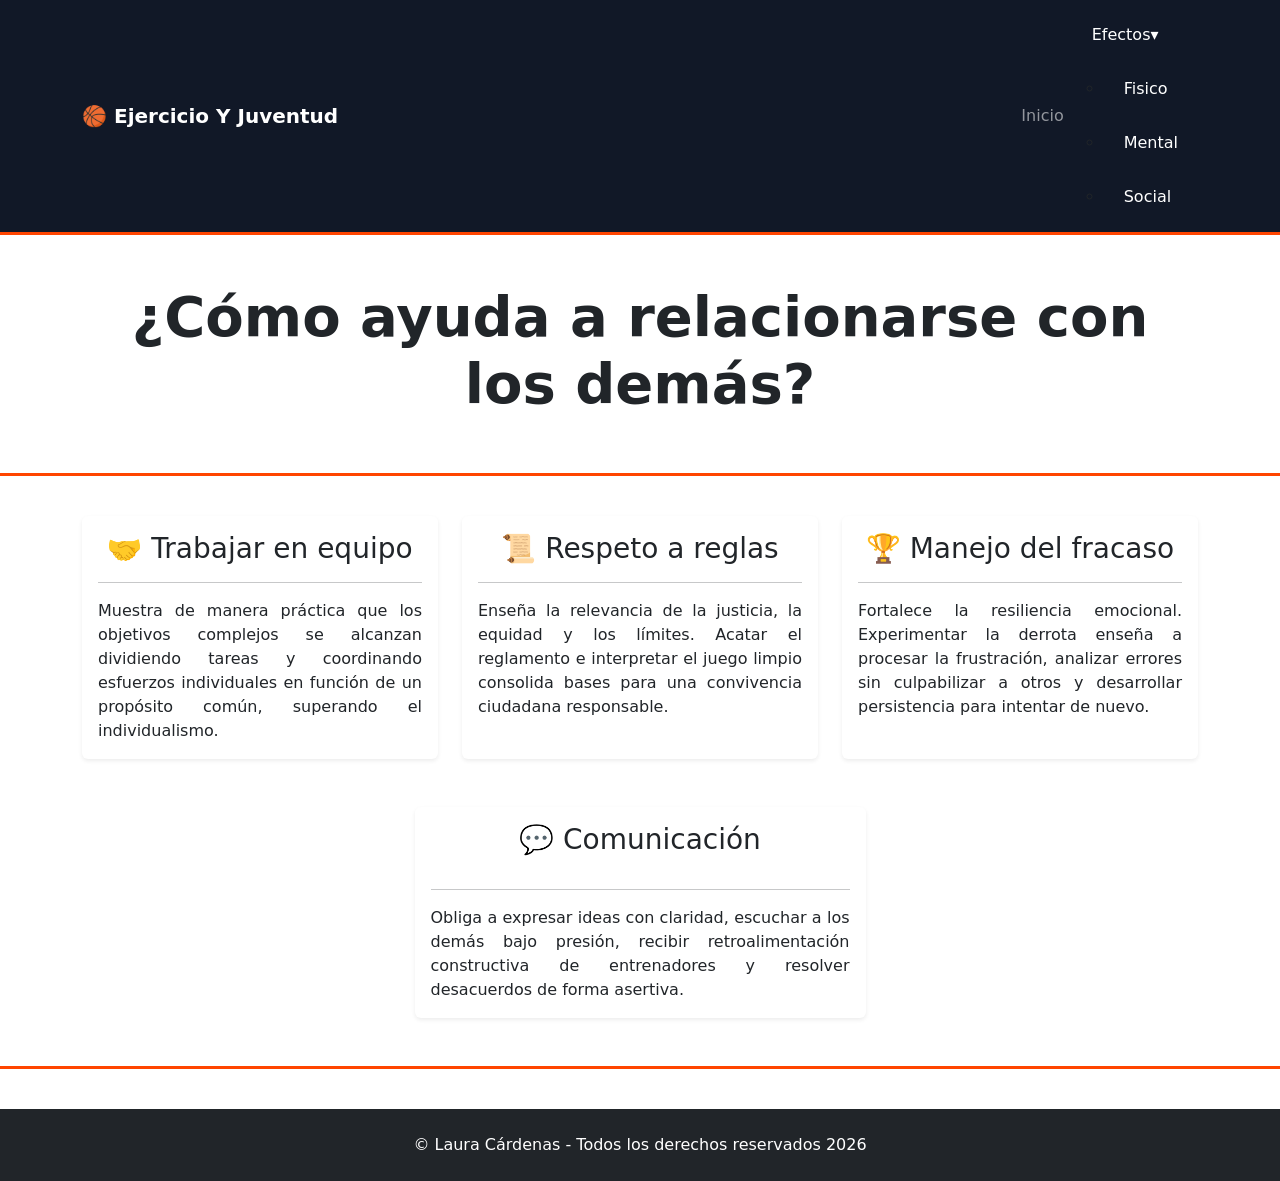
<file: efectos/social.html>
<!DOCTYPE html>
<html lang="es">

<head>
    <meta charset="UTF-8">
    <meta name="viewport" content="width=device-width, initial-scale=1.0">
    <title>Efectos Sociales del Deporte</title>
    <link href="https://cdn.jsdelivr.net/npm/bootstrap@5.3.2/dist/css/bootstrap.min.css" rel="stylesheet">
    <link rel="stylesheet" href="../CSS/estilo.css">
</head>

<body>

    <nav class="navbar navbar-expand-lg navbar-dark sticky-top">
        <div class="container">
            <a class="navbar-brand fw-bold" href="../index.html">🏀 Ejercicio Y Juventud</a>
            <button class="navbar-toggler" type="button" data-bs-toggle="collapse" data-bs-target="#menu">
                <span class="navbar-toggler-icon"></span>
            </button>
            <div class="collapse navbar-collapse" id="menu">
                <ul class="navbar-nav ms-auto">
                    <li class="nav-item"><a class="nav-link" href="../index.html">Inicio</a></li>
                </ul>
                <ul class="menu">
                    <li class="dropdown">
                        <a class="dropbtn">Efectos▾</a>
                        <ul class="dropdown-content">
                            <li><a href="../efectos/fisico.html">Fisico</a></li>
                            <li><a href="../efectos/mental.html">Mental</a></li>
                            <li><a href="../efectos/social.html">Social</a></li>
                        </ul>
                    </li>
                </ul>
            </div>
        </div>
    </nav>

    <header class="pt-5 pb-2">
        <div class="container">
            <h1 class="display-4 fw-bold text-center">¿Cómo ayuda a relacionarse con los demás?</h1>
        </div>
    </header>
    <hr class="linea">

    <section class="container mt-3 mb-5">
        <div class="row justify-content-center text-center g-4">

            <div class="col-md-4">
                <div class="card h-100 shadow-sm border-0">
                    <div class="card-body">
                        <h3 class="card-title">🤝 Trabajar en equipo</h3>
                        <hr>
                        <p class="card-text texto-justificado">
                            Muestra de manera práctica que los objetivos complejos se alcanzan dividiendo tareas y
                            coordinando esfuerzos individuales en función de un propósito común, superando el
                            individualismo.
                        </p>
                    </div>
                </div>
            </div>

            <div class="col-md-4">
                <div class="card h-100 shadow-sm border-0">
                    <div class="card-body">
                        <h3 class="card-title">📜 Respeto a reglas</h3>
                        <hr>
                        <p class="card-text texto-justificado">
                            Enseña la relevancia de la justicia, la equidad y los límites. Acatar el reglamento e
                            interpretar el juego limpio consolida bases para una convivencia ciudadana responsable.</p>
                    </div>
                </div>
            </div>

            <div class="col-md-4">
                <div class="card h-100 shadow-sm border-0">
                    <div class="card-body text">
                        <h3 class="card-title">🏆 Manejo del fracaso</h3>
                        <hr>
                        <p class="card-text texto-justificado">
                            Fortalece la resiliencia emocional. Experimentar la derrota enseña a procesar la
                            frustración, analizar errores sin culpabilizar a otros y desarrollar persistencia para
                            intentar de nuevo.</p>
                    </div>
                </div>
            </div>

        </div>
    </section>

    <section class="container my-5">
        <div class="row justify-content-center align-items-stretch g-4">
            <div class="col-md-6 col-lg-5">
                <div class="card h-100 shadow-sm border-0">
                    <div class="card-body d-flex flex-column justify-content-center">
                        <h3 class="card-title text-center mb-3">💬 Comunicación</h3>
                        <hr>
                        <p class="card-text texto-justificado">
                            Obliga a expresar ideas con claridad, escuchar a los demás bajo presión, recibir
                            retroalimentación constructiva de entrenadores y resolver desacuerdos de forma asertiva.
                        </p>
                    </div>
                </div>
            </div>
        </div>
    </section>
    <hr class="linea">

    <footer class="py-4 text-center text-white bg-dark">
        <div class="container">
            <p class="mb-0">&copy; Laura Cárdenas - Todos los derechos reservados 2026</p>
        </div>
    </footer>

    <script src="https://cdn.jsdelivr.net/npm/bootstrap@5.3.2/dist/js/bootstrap.bundle.min.js"></script>
</body>

</html>
</file>
<file: CSS/estilo.css>
* {
    margin: 0;
    padding: 0;
    box-sizing: border-box;
}

nav {
    background-color: #111827 !important;
    border-bottom: 3px solid orangered;
}

header {
    width: 100vw;
    min-height: 10vh;
    background-color: #fff;
    display: flex;
    flex-direction: column;
    justify-content: center;
    align-items: center;
}

.linea {
    border: none;
    height: 3px;
    background-color: orangered;
    margin: 40px 0 !important;
    opacity: 1 !important;
}

.texto-justificado {
    text-align: justify !important;
}

.menu {
  list-style: none;
  margin: 0;
  padding: 0;
  display: flex;
}

.menu > li {
  position: relative;
}

.menu a {
  display: block;
  color: white;
  padding: 15px 20px;
  text-decoration: none;
  transition: background 0.3s;
}

.menu a:hover {
  background-color: #34495e;
}

/* Ocultar el submenú por defecto */
.contenido-despegable {
  display: none;
  position: absolute;
  top: 100%;
  left: 0;
  background-color: #34495e;
  min-width: 180px;
  list-style: none;
  box-shadow: 0px 8px 16px rgba(0,0,0,0.2);
  z-index: 10;
  padding: 0;
}

/* Estilos de los enlaces del submenú */
.contenido-despegable li a {
  padding: 12px 16px;
}

.contenido-despegable li a:hover {
  background-color: #4e6882;
}

/* Mostrar el submenú al pasar el cursor */
.dropdown:hover .contenido-despegable {
  display: block;
}



/* xxl Extra Extra Large */
@media (max-width: 1400px) {}

/* xl Extra Large */
@media (max-width: 1200px) {}

/* lg Large */
@media (max-width: 992px) {}

/* md Medium */
@media (max-width: 768px) {}

/* sm Small */
@media (max-width: 576px) {}

/* Extra small */
@media (max-width: 575.98px) {}
</file>
